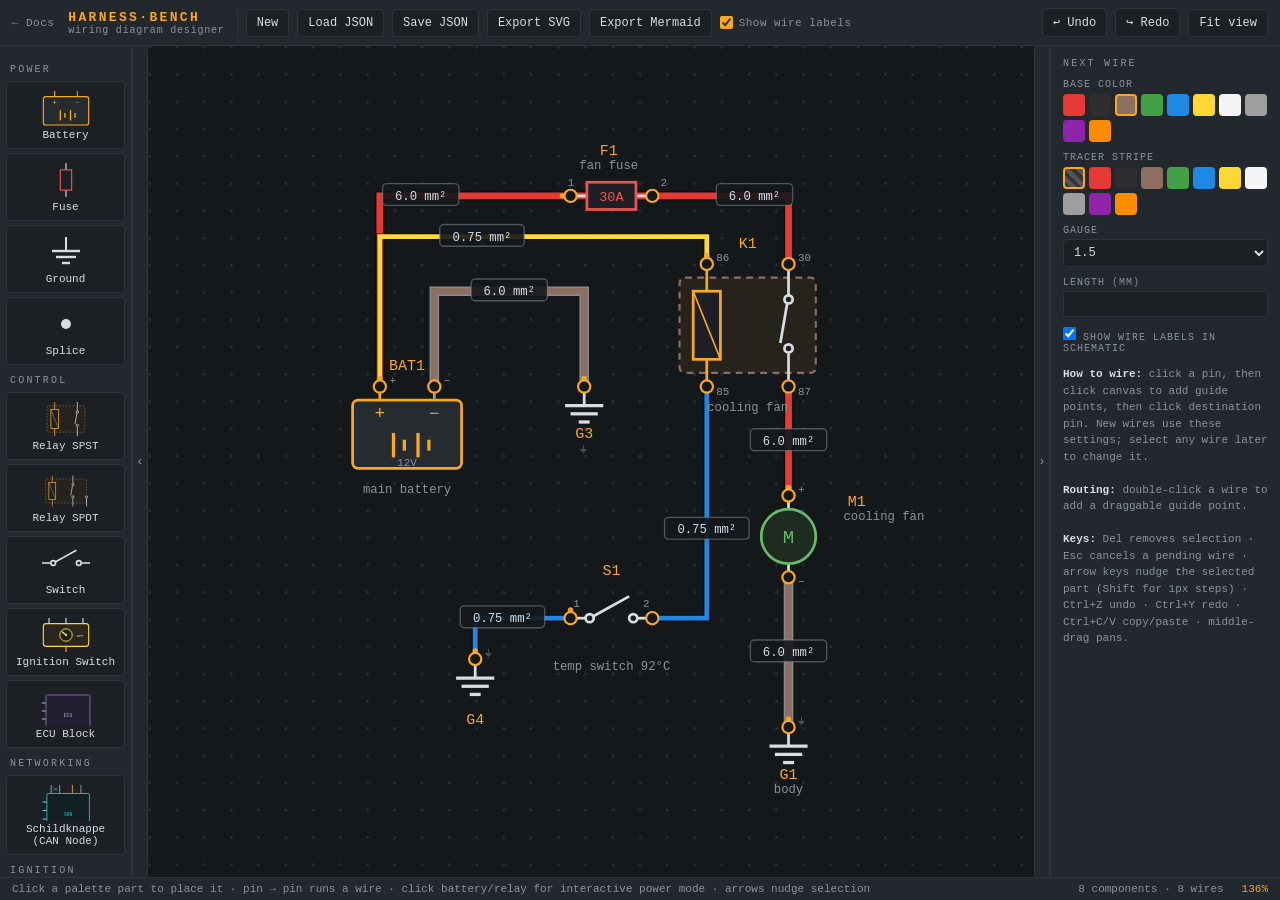
<file: docs/tools/diagram-editor/index.html>
<!DOCTYPE html>
<html lang="en">
<head>
<meta charset="UTF-8">
<meta name="viewport" content="width=device-width, initial-scale=1.0">
<title>Harness Bench — automotive wiring diagram designer</title>
<link rel="stylesheet" href="assets/css/harness-bench.css">
</head>
<body>

<div id="toolbar">
  <a class="back-link" href="../index.html" title="Back to the Hüpftronik documentation">← Docs</a>
  <div class="brand">HARNESS·BENCH<small>wiring diagram designer</small></div>
  <button id="btnNew" class="danger">New</button>
  <button id="btnLoad">Load JSON</button>
  <button id="btnSave">Save JSON</button>
  <button id="btnSvg">Export SVG</button>
  <button id="btnMermaid">Export Mermaid</button>
  <label class="toolbar-check"><input type="checkbox" id="chkWireLabels" checked> Show wire labels</label>
  <div class="spacer"></div>
  <button id="btnUndo" title="Undo (Ctrl+Z)">↩ Undo</button>
  <button id="btnRedo" title="Redo (Ctrl+Y)">↪ Redo</button>
  <button id="btnFit">Fit view</button>
  <input type="file" id="fileIn" accept=".json,application/json" hidden>
</div>

<div id="main">
  <nav id="palette" aria-label="Component palette"></nav>
  <button id="paletteHandle" class="panel-handle" aria-label="Toggle parts panel" aria-expanded="true" title="Hide parts panel">‹</button>
  <div id="canvasWrap">
    <svg id="canvas" xmlns="http://www.w3.org/2000/svg">
      <defs>
        <pattern id="grid" width="20" height="20" patternUnits="userSpaceOnUse">
          <circle cx="1" cy="1" r="1" fill="#2b3138"/>
        </pattern>
      </defs>
      <rect id="bg" x="-5000" y="-5000" width="10000" height="10000" fill="url(#grid)"/>
      <g id="wiresLayer"></g>
      <g id="compsLayer"></g>
      <g id="handleLayer"></g>
      <g id="tempLayer"></g>
    </svg>
  </div>
  <button id="propsHandle" class="panel-handle" aria-label="Toggle properties panel" aria-expanded="true" title="Hide properties panel">›</button>
  <aside id="props" aria-label="Properties"></aside>
</div>

<div id="status">
  <span id="stHint">Click a palette part to place it · click pin → pin to run a wire · drag body to move · wheel or pinch zooms, drag background pans</span>
  <span class="spacer"></span>
  <span id="stCounts"></span>
  <span id="stZoom" class="amber"></span>
</div>

<div id="modal" role="dialog" aria-modal="true">
  <div class="box">
    <h3 id="modalTitle">Export</h3>
    <textarea id="modalText" spellcheck="false"></textarea>
    <div class="row">
      <button id="btnCopy">Copy to clipboard</button>
      <button id="btnDlTxt">Download file</button>
      <span class="spacer"></span>
      <button id="btnClose">Close</button>
    </div>
  </div>
</div>

<script type="module" src="assets/js/main.js"></script>
</body>
</html>
</file>
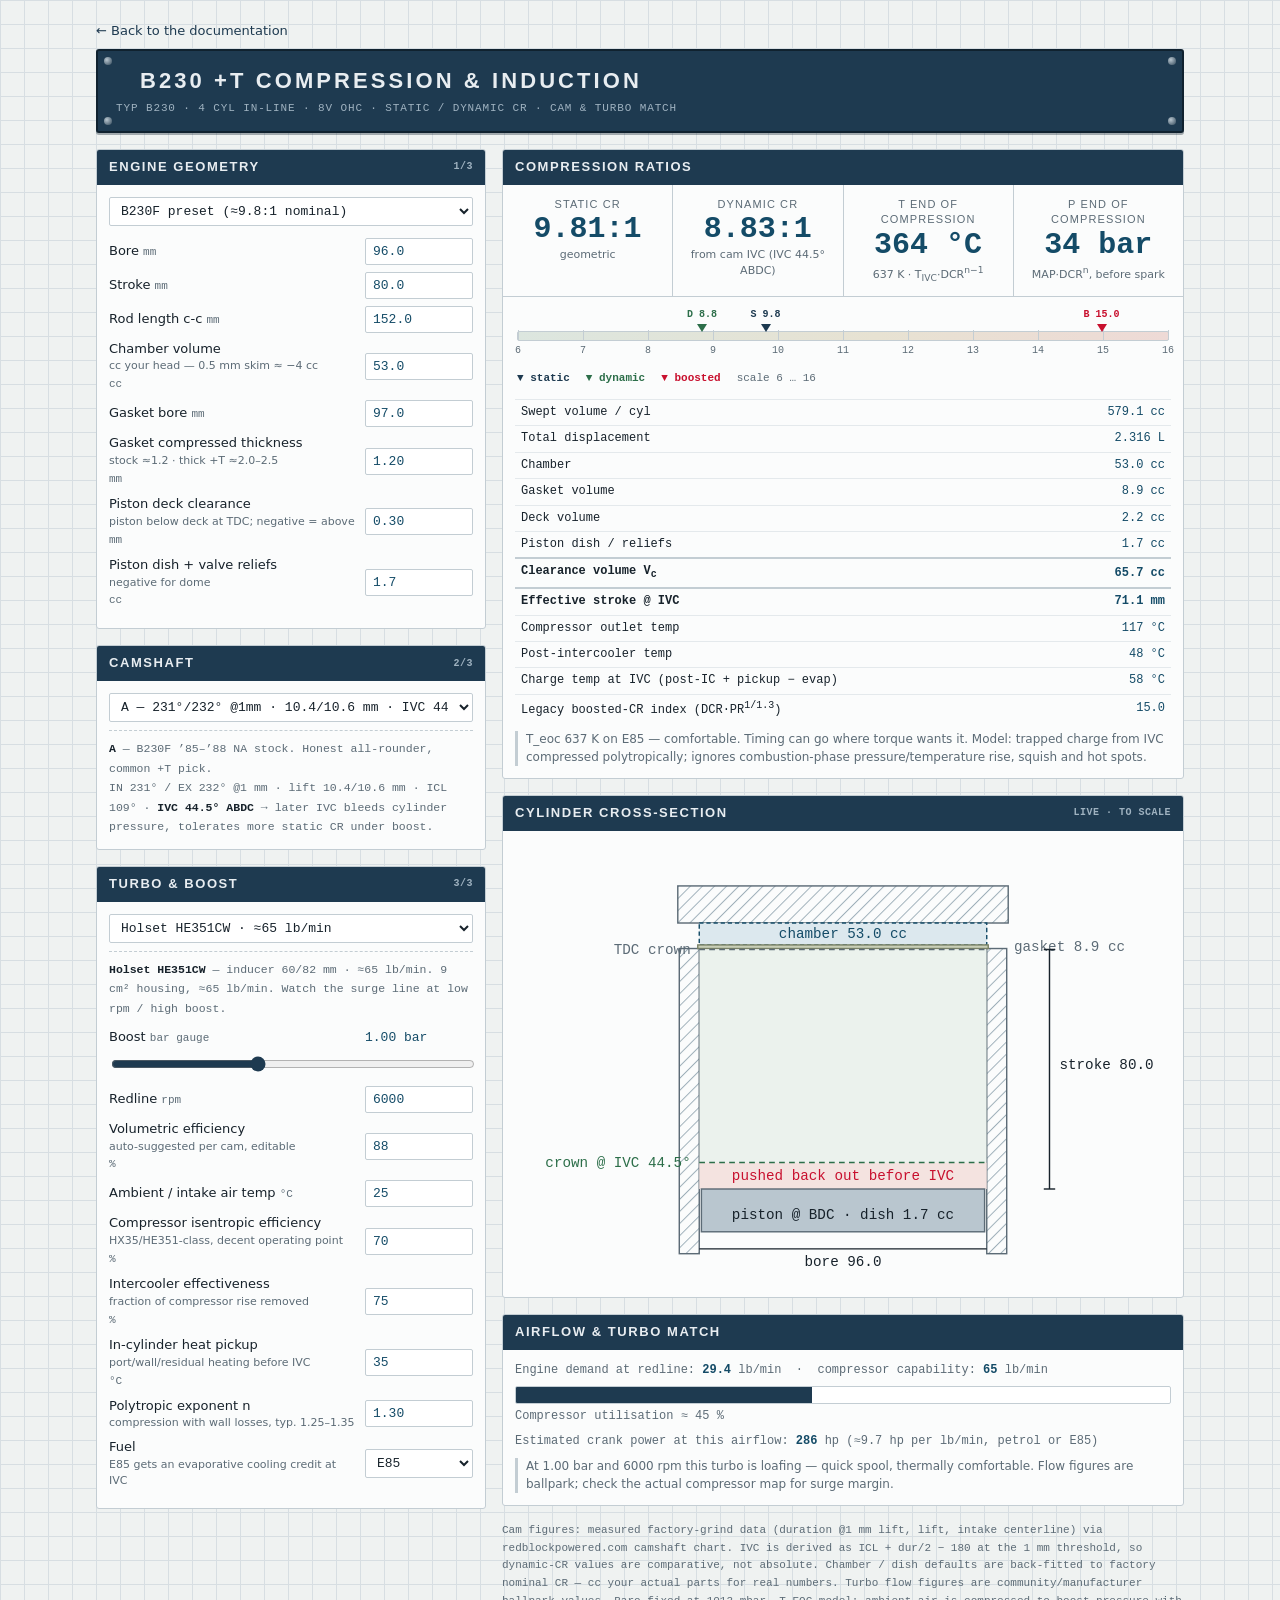
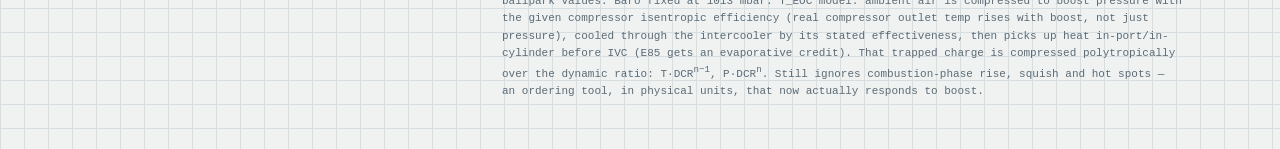
<file: docs/tools/b230_compression_calc.html>
<!DOCTYPE html>
<html lang="en">
<head>
<meta charset="UTF-8">
<meta name="viewport" content="width=device-width, initial-scale=1.0">
<title>B230 +T Compression &amp; Induction Calculator</title>
<style>
  :root{
    --paper:#EFF2F1;
    --panel:#FBFCFC;
    --gridline:#D7DEE2;
    --ink:#17222B;
    --muted:#5C6B76;
    --plate:#1E3A50;
    --plate-ink:#E8EDF1;
    --val:#144B67;
    --red:#C8102E;
    --ok:#2C6E49;
    --line:#C3CDD3;
    --mono:ui-monospace,"Cascadia Mono",Consolas,Menlo,monospace;
    --cond:"Arial Narrow","Helvetica Neue Condensed","Roboto Condensed",Arial,sans-serif;
  }
  *{box-sizing:border-box}
  body{
    margin:0; background:var(--paper); color:var(--ink);
    font:14px/1.45 system-ui,Segoe UI,Arial,sans-serif;
    background-image:
      linear-gradient(var(--gridline) 1px, transparent 1px),
      linear-gradient(90deg, var(--gridline) 1px, transparent 1px);
    background-size:24px 24px;
  }
  .wrap{max-width:1120px;margin:0 auto;padding:20px 16px 48px}

  /* ---- data plate header ---- */
  .back-link{display:inline-block;margin:0 0 8px;color:var(--plate);font-size:13px;text-decoration:none}
  .back-link:hover{text-decoration:underline}
  .plate{
    background:var(--plate); color:var(--plate-ink);
    border:2px solid #10222F; border-radius:3px;
    padding:14px 18px; position:relative;
    display:flex; flex-wrap:wrap; gap:4px 24px; align-items:baseline;
    box-shadow:0 2px 0 rgba(16,34,47,.35);
  }
  .plate::before,.plate::after,
  .plate .rvt::before,.plate .rvt::after{
    content:""; position:absolute; width:8px; height:8px; border-radius:50%;
    background:radial-gradient(circle at 35% 35%, #B9C6CF, #5A6E7D 70%);
  }
  .plate::before{top:6px;left:6px}
  .plate::after{top:6px;right:6px}
  .plate .rvt::before{bottom:6px;left:6px}
  .plate .rvt::after{bottom:6px;right:6px}
  .plate h1{
    font-family:var(--cond); font-size:22px; font-weight:700; margin:0;
    text-transform:uppercase; letter-spacing:.14em;
  }
  .plate .sub{
    font-family:var(--mono); font-size:11px; letter-spacing:.08em;
    color:#9FB2C0; text-transform:uppercase;
  }

  .cols{display:grid; grid-template-columns:390px 1fr; gap:16px; margin-top:16px}
  @media(max-width:920px){ .cols{grid-template-columns:1fr} }

  /* ---- cards ---- */
  .card{
    background:var(--panel); border:1px solid var(--line); border-radius:3px;
    margin-bottom:16px; overflow:hidden;
  }
  .card h2{
    margin:0; padding:8px 12px; background:var(--plate); color:var(--plate-ink);
    font-family:var(--cond); font-size:13px; font-weight:700;
    text-transform:uppercase; letter-spacing:.12em;
    display:flex; justify-content:space-between; align-items:center;
  }
  .card h2 .tag{font-family:var(--mono); font-size:10px; color:#9FB2C0; letter-spacing:.05em}
  .card .body{padding:12px}

  /* ---- inputs ---- */
  .frow{display:grid; grid-template-columns:1fr 108px; gap:6px 10px; align-items:center; margin-bottom:7px}
  .frow label{color:var(--ink); font-size:13px}
  .frow label small{display:block;color:var(--muted);font-size:11px}
  input[type=number], select{
    font-family:var(--mono); font-size:13px; color:var(--val);
    padding:5px 7px; border:1px solid var(--line); border-radius:2px;
    background:#fff; width:100%;
  }
  input[type=number]:focus, select:focus, input[type=range]:focus{
    outline:2px solid var(--val); outline-offset:1px;
  }
  select{color:var(--ink)}
  .presetrow{display:flex; gap:8px; margin-bottom:12px}
  .presetrow select{flex:1}
  .unit{color:var(--muted); font-size:11px; font-family:var(--mono)}

  input[type=range]{width:100%; accent-color:var(--plate)}
  .rangeout{font-family:var(--mono); color:var(--val); font-size:13px; white-space:nowrap}

  /* ---- results ---- */
  .bigrow{display:grid; grid-template-columns:repeat(auto-fit,minmax(150px,1fr)); gap:1px; background:var(--line); border-bottom:1px solid var(--line)}
  .big{background:var(--panel); padding:12px 14px; text-align:center}
  .big .lbl{font-family:var(--cond); text-transform:uppercase; letter-spacing:.1em; font-size:11px; color:var(--muted)}
  .big .num{font-family:var(--mono); font-size:30px; font-weight:600; color:var(--val); line-height:1.15}
  .big .num.warn{color:var(--red)}
  .big .note{font-size:11px; color:var(--muted)}

  /* CR scale rail */
  .rail{position:relative; margin:34px 14px 30px; height:10px; background:linear-gradient(90deg,#DCE6DF, #E7E2D2 55%, #EEDAD6); border:1px solid var(--line); border-radius:2px}
  .rail .tick{position:absolute; top:12px; font-family:var(--mono); font-size:10px; color:var(--muted); transform:translateX(-50%)}
  .rail .tick::before{content:""; position:absolute; top:-14px; left:50%; width:1px; height:10px; background:var(--line)}
  .rail .mk{position:absolute; top:-24px; transform:translateX(-50%); text-align:center; font-family:var(--mono); font-size:10px; font-weight:700}
  .rail .mk::after{content:""; display:block; margin:1px auto 0; width:0; height:0; border-left:5px solid transparent; border-right:5px solid transparent; border-top:8px solid currentColor}
  .mk.scr{color:var(--plate)} .mk.dcr{color:var(--ok)} .mk.ecr{color:var(--red)}
  .raillegend{display:flex; gap:16px; padding:0 14px 12px; font-family:var(--mono); font-size:11px; color:var(--muted); flex-wrap:wrap}
  .raillegend b{font-weight:700}
  .lg-scr{color:var(--plate)} .lg-dcr{color:var(--ok)} .lg-ecr{color:var(--red)}

  /* volume table */
  table.vol{width:100%; border-collapse:collapse; font-family:var(--mono); font-size:12px}
  table.vol td{padding:4px 6px; border-top:1px solid #E4E9EC}
  table.vol td:last-child{text-align:right; color:var(--val)}
  table.vol tr.total td{border-top:2px solid var(--line); font-weight:700}

  /* cam spec strip */
  .camspec{font-family:var(--mono); font-size:11.5px; color:var(--muted); margin-top:8px; border-top:1px dashed var(--line); padding-top:8px; line-height:1.7}
  .camspec b{color:var(--ink)}

  /* airflow bar */
  .flowbar{height:18px; border:1px solid var(--line); border-radius:2px; background:#fff; position:relative; overflow:hidden; margin:6px 0 4px}
  .flowbar .fill{height:100%; background:var(--plate); transition:width .25s}
  .flowbar.over .fill{background:var(--red)}
  .flowtxt{font-family:var(--mono); font-size:12px; color:var(--muted)}
  .flowtxt b{color:var(--val)}
  .hint{font-size:12px; color:var(--muted); margin-top:8px; border-left:3px solid var(--line); padding-left:8px}
  .hint.warn{border-color:var(--red); color:var(--red)}

  svg text{font-family:var(--mono)}
  footer{margin-top:8px; font-size:11px; color:var(--muted); font-family:var(--mono); line-height:1.6}
  @media (prefers-reduced-motion: reduce){ *{transition:none !important} }
</style>
</head>
<body>
<div class="wrap">

  <a class="back-link" href="index.html">← Back to the documentation</a>

  <header class="plate"><span class="rvt"></span>
    <h1>B230 +T Compression &amp; Induction</h1>
    <span class="sub">Typ B230 · 4 cyl in-line · 8V OHC · static / dynamic CR · cam &amp; turbo match</span>
  </header>

  <div class="cols">
    <!-- ================= LEFT: INPUTS ================= -->
    <div>
      <section class="card">
        <h2>Engine geometry <span class="tag">1/3</span></h2>
        <div class="body">
          <div class="presetrow">
            <select id="preset" aria-label="Engine preset">
              <option value="b230f">B230F preset (≈9.8:1 nominal)</option>
              <option value="b230ft">B230FT preset (≈8.7:1 nominal)</option>
              <option value="custom">Custom (edited)</option>
            </select>
          </div>
          <div class="frow"><label>Bore <span class="unit">mm</span></label><input type="number" id="bore" step="0.1" value="96.0"></div>
          <div class="frow"><label>Stroke <span class="unit">mm</span></label><input type="number" id="stroke" step="0.1" value="80.0"></div>
          <div class="frow"><label>Rod length c-c <span class="unit">mm</span></label><input type="number" id="rod" step="0.1" value="152.0"></div>
          <div class="frow"><label>Chamber volume <small>cc your head — 0.5 mm skim ≈ −4 cc</small><span class="unit">cc</span></label><input type="number" id="chamber" step="0.1" value="53.0"></div>
          <div class="frow"><label>Gasket bore <span class="unit">mm</span></label><input type="number" id="gbore" step="0.1" value="97.0"></div>
          <div class="frow"><label>Gasket compressed thickness <small>stock ≈1.2 · thick +T ≈2.0–2.5</small><span class="unit">mm</span></label><input type="number" id="gthk" step="0.05" value="1.20"></div>
          <div class="frow"><label>Piston deck clearance <small>piston below deck at TDC; negative = above</small><span class="unit">mm</span></label><input type="number" id="deck" step="0.05" value="0.30"></div>
          <div class="frow"><label>Piston dish + valve reliefs <small>negative for dome</small><span class="unit">cc</span></label><input type="number" id="dish" step="0.1" value="1.7"></div>
        </div>
      </section>

      <section class="card">
        <h2>Camshaft <span class="tag">2/3</span></h2>
        <div class="body">
          <select id="cam" aria-label="OEM camshaft"></select>
          <div class="camspec" id="camspec"></div>
        </div>
      </section>

      <section class="card">
        <h2>Turbo &amp; boost <span class="tag">3/3</span></h2>
        <div class="body">
          <select id="turbo" aria-label="Turbocharger"></select>
          <div class="camspec" id="turbospec"></div>
          <div class="frow" style="margin-top:10px">
            <label>Boost <span class="unit">bar gauge</span></label>
            <span class="rangeout"><span id="boostout">1.00</span> bar</span>
          </div>
          <input type="range" id="boost" min="0" max="2.5" step="0.05" value="1.0" aria-label="Boost pressure">
          <div class="frow" style="margin-top:8px"><label>Redline <span class="unit">rpm</span></label><input type="number" id="rpm" step="100" value="6000"></div>
          <div class="frow"><label>Volumetric efficiency <small>auto-suggested per cam, editable</small><span class="unit">%</span></label><input type="number" id="ve" step="1" value="88"></div>
          <div class="frow"><label>Ambient / intake air temp <span class="unit">°C</span></label><input type="number" id="ambient" step="1" value="25"></div>
          <div class="frow"><label>Compressor isentropic efficiency <small>HX35/HE351-class, decent operating point</small><span class="unit">%</span></label><input type="number" id="etac" step="1" value="70"></div>
          <div class="frow"><label>Intercooler effectiveness <small>fraction of compressor rise removed</small><span class="unit">%</span></label><input type="number" id="iceff" step="1" value="75"></div>
          <div class="frow"><label>In-cylinder heat pickup <small>port/wall/residual heating before IVC</small><span class="unit">°C</span></label><input type="number" id="dth" step="1" value="35"></div>
          <div class="frow"><label>Polytropic exponent n <small>compression with wall losses, typ. 1.25–1.35</small></label><input type="number" id="poly" step="0.01" value="1.30"></div>
          <div class="frow"><label>Fuel <small>E85 gets an evaporative cooling credit at IVC</small></label>
            <select id="fuel"><option value="e85">E85</option><option value="98">98 RON</option><option value="95">95 RON</option></select>
          </div>
        </div>
      </section>
    </div>

    <!-- ================= RIGHT: RESULTS ================= -->
    <div>
      <section class="card">
        <h2>Compression ratios</h2>
        <div class="bigrow">
          <div class="big"><div class="lbl">Static CR</div><div class="num" id="scr">–</div><div class="note">geometric</div></div>
          <div class="big"><div class="lbl">Dynamic CR</div><div class="num" id="dcr">–</div><div class="note">from cam IVC <span id="ivcnote"></span></div></div>
          <div class="big"><div class="lbl">T end of compression</div><div class="num" id="teoc">–</div><div class="note" id="teocnote">T<sub>IVC</sub>·DCR<sup>n−1</sup></div></div>
          <div class="big"><div class="lbl">P end of compression</div><div class="num" id="peoc">–</div><div class="note">MAP·DCR<sup>n</sup>, before spark</div></div>
        </div>
        <div class="rail" id="rail" aria-hidden="true"></div>
        <div class="raillegend">
          <span class="lg-scr"><b>▼ static</b></span>
          <span class="lg-dcr"><b>▼ dynamic</b></span>
          <span class="lg-ecr"><b>▼ boosted</b></span>
          <span>scale 6 … 16</span>
        </div>
        <div class="body" style="padding-top:0">
          <table class="vol" id="voltab"></table>
          <div class="hint" id="crhint"></div>
        </div>
      </section>

      <section class="card">
        <h2>Cylinder cross-section <span class="tag">live · to scale</span></h2>
        <div class="body" style="text-align:center">
          <svg id="cyl" width="100%" viewBox="0 0 460 320" role="img" aria-label="Schematic cylinder cross-section"></svg>
        </div>
      </section>

      <section class="card">
        <h2>Airflow &amp; turbo match</h2>
        <div class="body">
          <div class="flowtxt">Engine demand at redline: <b id="demand">–</b> lb/min &nbsp;·&nbsp; compressor capability: <b id="cap">–</b> lb/min</div>
          <div class="flowbar" id="flowbar"><div class="fill" id="flowfill"></div></div>
          <div class="flowtxt" id="flowpct"></div>
          <div class="flowtxt" style="margin-top:8px">Estimated crank power at this airflow: <b id="hp">–</b> hp <span style="color:var(--muted)">(≈9.7 hp per lb/min, petrol or E85)</span></div>
          <div class="hint" id="turbohint"></div>
        </div>
      </section>

      <footer>
        Cam figures: measured factory-grind data (duration @1 mm lift, lift, intake centerline) via redblockpowered.com camshaft chart.
        IVC is derived as ICL + dur/2 − 180 at the 1 mm threshold, so dynamic-CR values are comparative, not absolute.
        Chamber / dish defaults are back-fitted to factory nominal CR — cc your actual parts for real numbers.
        Turbo flow figures are community/manufacturer ballpark values. Baro fixed at 1013 mbar.
        T_EOC model: ambient air is compressed to boost pressure with the given compressor isentropic efficiency (real compressor
        outlet temp rises with boost, not just pressure), cooled through the intercooler by its stated effectiveness, then picks up
        heat in-port/in-cylinder before IVC (E85 gets an evaporative credit). That trapped charge is compressed polytropically over
        the dynamic ratio: T·DCR<sup>n−1</sup>, P·DCR<sup>n</sup>. Still ignores combustion-phase rise, squish and hot spots — an
        ordering tool, in physical units, that now actually responds to boost.
      </footer>
    </div>
  </div>
</div>

<script>
"use strict";

/* ------------ data ------------ */
const CAMS = {
  A:  {di:231, de:232, li:10.4, le:10.6, icl:109,   ve:88, desc:"B230F ’85–’88 NA stock. Honest all-rounder, common +T pick."},
  B:  {di:235, de:239, li:10.5, le:10.6, icl:109,   ve:88, desc:"Older B21E/B23E injection NA grind."},
  D:  {di:246, de:245, li:11.2, le:11.0, icl:108,   ve:92, desc:"Hot factory NA grind. Lumpy idle, likes revs and compression."},
  H:  {di:250, de:244, li:12.0, le:11.4, icl:106,   ve:92, desc:"Carb-era sport grind. Longest intake duration of the OEM set."},
  K:  {di:246, de:246, li:12.1, le:12.0, icl:113,   ve:92, desc:"Hot NA grind, highest lift of the OEM cams. Late IVC."},
  M:  {di:209, de:228, li:9.4,  le:10.5, icl:116,   ve:82, desc:"B230F ’89+ economy/emissions grind. The one people swap out."},
  T:  {di:218, de:215, li:10.0, le:10.0, icl:109.5, ve:85, desc:"Factory turbo cam (B21FT/B230FT/FK). Short, symmetric, early IVC."},
  V:  {di:236, de:237, li:11.2, le:11.3, icl:111,   ve:90, desc:"B23ET / 240 Turbo era. Mild step up from A."},
  VX: {di:238, de:231, li:11.3, le:10.6, icl:115,   ve:90, desc:"B230FX ’92–’93. Big intake bias; the classic OEM +T upgrade."}
};

const TURBOS = {
  t3:   {name:"Garrett T3 (stock 240/740 Turbo)",  ind:"≈45",  flow:23, note:"Stock wastegated unit. Runs out of breath early but spools instantly."},
  tc13: {name:"Mitsubishi TD04HL-13C (940 Turbo)", ind:"—",    flow:20, note:"Stock 940 unit. Quick spool, done by ≈200 hp."},
  tc15: {name:"Mitsubishi TD04HL-15G",             ind:"—",    flow:26, note:"Popular cheap upgrade, Saab/Volvo sourced."},
  tc16: {name:"Mitsubishi TD04HL-16T",             ind:"—",    flow:29, note:"Good street compromise on a +T."},
  tc19: {name:"Mitsubishi TD04HL-19T",             ind:"—",    flow:34, note:"About the limit of the TD04 frame."},
  he341:{name:"Holset HE341CW",                    ind:"≈50",  flow:50, note:"Smaller Holset, strong spool for its flow."},
  hy35: {name:"Holset HY35W",                      ind:"54",   flow:52, note:"9 cm² undivided housing — fast spool."},
  hx35: {name:"Holset HX35W",                      ind:"54",   flow:55, note:"12 cm² divided T3 flange. The classic budget 400 hp unit."},
  he351:{name:"Holset HE351CW",                    ind:"60/82",flow:65, note:"9 cm² housing, ≈65 lb/min. Watch the surge line at low rpm / high boost."}
};

const BARO = 101.325; // kPa
const $ = id => document.getElementById(id);
const GEO = ["bore","stroke","rod","chamber","gbore","gthk","deck","dish"];

const PRESETS = {
  b230f:  {bore:96.0, stroke:80.0, rod:152.0, chamber:53.0, gbore:97.0, gthk:1.20, deck:0.30, dish:1.7},
  b230ft: {bore:96.0, stroke:80.0, rod:152.0, chamber:53.0, gbore:97.0, gthk:1.20, deck:0.30, dish:11.2}
};

/* ------------ populate selects ------------ */
(function(){
  const cs = $("cam");
  for (const k of Object.keys(CAMS)){
    const c = CAMS[k], ivc = (c.icl + c.di/2 - 180).toFixed(1);
    const o = document.createElement("option");
    o.value = k;
    o.textContent = `${k} — ${c.di}°/${c.de}° @1mm · ${c.li}/${c.le} mm · IVC ${ivc}° ABDC`;
    cs.appendChild(o);
  }
  cs.value = "A";
  const ts = $("turbo");
  for (const k of Object.keys(TURBOS)){
    const t = TURBOS[k];
    const o = document.createElement("option");
    o.value = k;
    o.textContent = `${t.name} · ≈${t.flow} lb/min`;
    ts.appendChild(o);
  }
  ts.value = "he351";
})();

/* ------------ math ------------ */
const cylArea = b => Math.PI/4 * b*b;                      // mm²
const cc = mm3 => mm3/1000;

function pistonDistFromTDC(thetaDeg, r, L){
  const t = thetaDeg * Math.PI/180;
  return (r + L) - (r*Math.cos(t) + Math.sqrt(L*L - Math.pow(r*Math.sin(t),2)));
}

function readGeo(){
  const g = {};
  for (const k of GEO) g[k] = parseFloat($(k).value) || 0;
  return g;
}

function compute(){
  const g = readGeo();
  const cam = CAMS[$("cam").value];
  const turbo = TURBOS[$("turbo").value];
  const boost = parseFloat($("boost").value);
  const rpm = parseFloat($("rpm").value) || 0;
  const ve = (parseFloat($("ve").value) || 0)/100;

  const Vd = cc(cylArea(g.bore) * g.stroke);               // cc per cyl
  const Vgask = cc(cylArea(g.gbore) * g.gthk);
  const Vdeck = cc(cylArea(g.bore) * g.deck);
  const Vc = g.chamber + Vgask + Vdeck + g.dish;
  const scr = Vd/Vc + 1;

  const ivc = cam.icl + cam.di/2 - 180;                    // ° ABDC @1mm
  const effStroke = pistonDistFromTDC(180 + ivc, g.stroke/2, g.rod);
  const dcr = (Vd * effStroke/g.stroke)/Vc + 1;

  const pr = (BARO + boost*100)/BARO;

  // compressor discharge & post-intercooler temperature — this is what actually responds to boost
  const k = 1.4;
  const ambientC = parseFloat($("ambient").value) || 0;
  const etaC = (parseFloat($("etac").value) || 100)/100;
  const icEff = (parseFloat($("iceff").value) || 0)/100;
  const T1 = ambientC + 273.15;
  const T2s = T1 * Math.pow(pr, (k-1)/k);
  const T2actual = T1 + (T2s - T1)/etaC;             // real compressor outlet temp
  const TicK = T2actual - icEff * (T2actual - T1);   // post-intercooler, coolant ≈ ambient

  // end-of-compression state (trapped charge from IVC, polytropic)
  const n = parseFloat($("poly").value) || 1.30;
  const dth = parseFloat($("dth").value) || 0;
  const fuel = $("fuel").value;
  const evap = fuel === "e85" ? 25 : 0;                    // °C evaporative credit
  const tivcK = TicK + dth - evap;
  const teocK = tivcK * Math.pow(dcr, n - 1);
  const peocBar = (BARO + boost*100)/100 * Math.pow(dcr, n);
  const ecr = dcr * Math.pow(pr, 1/1.3);            // legacy index, kept for the table row

  // airflow demand at redline (density at manifold = post-intercooler state)
  const rho = (BARO + boost*100)*1000 / (287 * TicK);       // kg/m³
  const volFlow = (4*Vd/1e6) * rpm/2;                       // m³/min
  const lbmin = volFlow * rho * ve * 2.20462;
  const hp = lbmin * 9.7;

  return {g, Vd, Vgask, Vdeck, Vc, scr, ivc, effStroke, dcr, pr, ecr, boost, lbmin, hp, cam, turbo, rpm,
          n, fuel, tivcK, teocK, peocBar, T2actual, TicK};
}

/* ------------ render ------------ */
function fmt(x,d=2){ return isFinite(x) ? x.toFixed(d) : "–"; }

function railMarkers(r){
  const rail = $("rail");
  rail.innerHTML = "";
  const lo = 6, hi = 16;
  for (let t = lo; t <= hi; t++){
    const tick = document.createElement("span");
    tick.className = "tick";
    tick.style.left = ((t-lo)/(hi-lo)*100) + "%";
    tick.textContent = t;
    rail.appendChild(tick);
  }
  const mks = [ [r.scr,"scr","S"], [r.dcr,"dcr","D"], [r.ecr,"ecr","B"] ];
  for (const [v,cls,lab] of mks){
    if (!isFinite(v)) continue;
    const m = document.createElement("span");
    m.className = "mk " + cls;
    m.style.left = (Math.min(Math.max(v,lo),hi)-lo)/(hi-lo)*100 + "%";
    m.textContent = lab + " " + v.toFixed(1);
    rail.appendChild(m);
  }
}

function drawCyl(r){
  const s = 2.1;                                  // px per mm
  const g = r.g;
  const cx = 230;
  const bw = g.bore * s, gw = g.gbore * s;
  const wall = 14;
  const deckY = 74;
  const strokePx = g.stroke * s;
  const gaskPx = Math.max(g.gthk * s, 1.5);
  const deckClrPx = g.deck * s;
  const tdcCrownY = deckY + deckClrPx;
  const bdcCrownY = tdcCrownY + strokePx;
  const effY = tdcCrownY + r.effStroke * s;       // piston crown at IVC
  const chH = Math.max(r.g.chamber*1000 / cylArea(g.bore) * s, 4); // equivalent slab height
  const dishH = Math.max(g.dish*1000 / cylArea(g.bore) * s, 0);

  const L = [];
  L.push(`<defs><pattern id="hatch" width="6" height="6" patternUnits="userSpaceOnUse" patternTransform="rotate(45)"><line x1="0" y1="0" x2="0" y2="6" stroke="#9FB0BA" stroke-width="1.4"/></pattern></defs>`);
  // block walls
  L.push(`<rect x="${cx-bw/2-wall}" y="${deckY}" width="${wall}" height="${strokePx+46}" fill="url(#hatch)" stroke="#5C6B76"/>`);
  L.push(`<rect x="${cx+bw/2}" y="${deckY}" width="${wall}" height="${strokePx+46}" fill="url(#hatch)" stroke="#5C6B76"/>`);
  // head + chamber slab
  L.push(`<rect x="${cx-gw/2-wall}" y="${deckY-gaskPx-chH-26}" width="${gw+2*wall}" height="26" fill="url(#hatch)" stroke="#5C6B76"/>`);
  L.push(`<rect x="${cx-bw/2}" y="${deckY-gaskPx-chH}" width="${bw}" height="${chH}" fill="#DCE8EE" stroke="#144B67" stroke-dasharray="3 2"/>`);
  L.push(`<text x="${cx}" y="${deckY-gaskPx-chH/2+3}" font-size="10" fill="#144B67" text-anchor="middle">chamber ${fmt(g.chamber,1)} cc</text>`);
  // gasket
  L.push(`<rect x="${cx-gw/2}" y="${deckY-gaskPx}" width="${gw}" height="${gaskPx}" fill="#C9CFB8" stroke="#7A8266"/>`);
  L.push(`<text x="${cx+gw/2+18}" y="${deckY-gaskPx/2+3}" font-size="10" fill="#5C6B76">gasket ${fmt(r.Vgask,1)} cc</text>`);
  // swept volume shading between eff stroke and BDC (lost to IVC)
  if (r.effStroke < g.stroke - 0.05){
    L.push(`<rect x="${cx-bw/2}" y="${effY}" width="${bw}" height="${bdcCrownY-effY}" fill="#F4E3E0"/>`);
    L.push(`<text x="${cx}" y="${(effY+bdcCrownY)/2+3}" font-size="10" fill="#C8102E" text-anchor="middle">pushed back out before IVC</text>`);
  }
  // effective swept
  L.push(`<rect x="${cx-bw/2}" y="${tdcCrownY}" width="${bw}" height="${effY-tdcCrownY}" fill="#E4EEE7" opacity="0.7"/>`);
  // piston at BDC
  const ph = 30;
  L.push(`<rect x="${cx-bw/2+1.5}" y="${bdcCrownY}" width="${bw-3}" height="${ph}" fill="#B9C6CF" stroke="#5C6B76"/>`);
  if (dishH > 0.5) L.push(`<path d="M ${cx-bw/4} ${bdcCrownY} q ${bw/4} ${dishH*2.2} ${bw/2} 0" fill="#FBFCFC" stroke="#5C6B76"/>`);
  L.push(`<text x="${cx}" y="${bdcCrownY+ph-9}" font-size="10" fill="#17222B" text-anchor="middle">piston @ BDC · dish ${fmt(g.dish,1)} cc</text>`);
  // TDC ghost
  L.push(`<line x1="${cx-bw/2}" y1="${tdcCrownY}" x2="${cx+bw/2}" y2="${tdcCrownY}" stroke="#5C6B76" stroke-dasharray="4 3"/>`);
  L.push(`<text x="${cx-bw/2-6}" y="${tdcCrownY+3}" font-size="10" fill="#5C6B76" text-anchor="end">TDC crown</text>`);
  // IVC line
  L.push(`<line x1="${cx-bw/2}" y1="${effY}" x2="${cx+bw/2}" y2="${effY}" stroke="#2C6E49" stroke-dasharray="4 3"/>`);
  L.push(`<text x="${cx-bw/2-6}" y="${effY+3}" font-size="10" fill="#2C6E49" text-anchor="end">crown @ IVC ${fmt(r.ivc,1)}°</text>`);
  // dimension: stroke
  const dimX = cx + bw/2 + wall + 30;
  L.push(`<line x1="${dimX}" y1="${tdcCrownY}" x2="${dimX}" y2="${bdcCrownY}" stroke="#17222B"/>`);
  L.push(`<line x1="${dimX-4}" y1="${tdcCrownY}" x2="${dimX+4}" y2="${tdcCrownY}" stroke="#17222B"/>`);
  L.push(`<line x1="${dimX-4}" y1="${bdcCrownY}" x2="${dimX+4}" y2="${bdcCrownY}" stroke="#17222B"/>`);
  L.push(`<text x="${dimX+7}" y="${(tdcCrownY+bdcCrownY)/2}" font-size="10" fill="#17222B">stroke ${fmt(g.stroke,1)}</text>`);
  // dimension: bore
  L.push(`<line x1="${cx-bw/2}" y1="${bdcCrownY+ph+12}" x2="${cx+bw/2}" y2="${bdcCrownY+ph+12}" stroke="#17222B"/>`);
  L.push(`<text x="${cx}" y="${bdcCrownY+ph+24}" font-size="10" fill="#17222B" text-anchor="middle">bore ${fmt(g.bore,1)}</text>`);

  const svg = $("cyl");
  svg.setAttribute("viewBox", `0 0 460 ${bdcCrownY+ph+34}`);
  svg.innerHTML = L.join("");
}

function crGuidance(r){
  const el = $("crhint");
  const T = r.teocK, P = r.peocBar;
  // fuel-specific comfort bands for end-gas temperature at TDC (K)
  const bands = { "95":[610,650,690], "98":[635,675,710], "e85":[680,720,750] };
  const [ok, watch, hot] = bands[r.fuel];
  const fname = r.fuel === "e85" ? "E85" : r.fuel + " RON";
  let txt, warn = false;
  if (T < ok){
    txt = `T_eoc ${T.toFixed(0)} K on ${fname} — comfortable. Timing can go where torque wants it.`;
  } else if (T < watch){
    txt = `T_eoc ${T.toFixed(0)} K on ${fname} — workable, but this is where the knock limit starts setting your timing map.`;
  } else if (T < hot){
    txt = `T_eoc ${T.toFixed(0)} K on ${fname} — hot end gas. Expect significant timing retard at peak torque; better IC, later-IVC cam, or lower CR pays off here.`;
    warn = true;
  } else {
    txt = `T_eoc ${T.toFixed(0)} K on ${fname} — aggressive. Thicker gasket, deeper dish, later-IVC cam (VX/K) or colder charge before chasing this tune.`;
    warn = true;
  }
  if (P > 48) txt += ` P_eoc ${P.toFixed(0)} bar — end-gas density is high, which speeds knock chemistry at any given temperature.`;
  txt += " Model: trapped charge from IVC compressed polytropically; ignores combustion-phase pressure/temperature rise, squish and hot spots.";
  el.textContent = txt;
  el.className = "hint" + (warn ? " warn" : "");
}

function render(){
  const r = compute();
  $("scr").textContent = fmt(r.scr) + ":1";
  $("dcr").textContent = fmt(r.dcr) + ":1";
  $("teoc").textContent = (r.teocK - 273.15).toFixed(0) + " °C";
  $("teocnote").innerHTML = `${r.teocK.toFixed(0)} K · T<sub>IVC</sub>·DCR<sup>n−1</sup>`;
  const bands = { "95":690, "98":710, "e85":750 };
  $("teoc").className = "num" + (r.teocK >= bands[r.fuel] - 40 ? " warn" : "");
  $("peoc").textContent = fmt(r.peocBar,0) + " bar";
  $("ivcnote").textContent = `(IVC ${fmt(r.ivc,1)}° ABDC)`;

  $("voltab").innerHTML = `
    <tr><td>Swept volume / cyl</td><td>${fmt(r.Vd,1)} cc</td></tr>
    <tr><td>Total displacement</td><td>${fmt(4*r.Vd/1000,3)} L</td></tr>
    <tr><td>Chamber</td><td>${fmt(r.g.chamber,1)} cc</td></tr>
    <tr><td>Gasket volume</td><td>${fmt(r.Vgask,1)} cc</td></tr>
    <tr><td>Deck volume</td><td>${fmt(r.Vdeck,1)} cc</td></tr>
    <tr><td>Piston dish / reliefs</td><td>${fmt(r.g.dish,1)} cc</td></tr>
    <tr class="total"><td>Clearance volume V<sub>c</sub></td><td>${fmt(r.Vc,1)} cc</td></tr>
    <tr class="total"><td>Effective stroke @ IVC</td><td>${fmt(r.effStroke,1)} mm</td></tr>
    <tr><td>Compressor outlet temp</td><td>${(r.T2actual-273.15).toFixed(0)} °C</td></tr>
    <tr><td>Post-intercooler temp</td><td>${(r.TicK-273.15).toFixed(0)} °C</td></tr>
    <tr><td>Charge temp at IVC (post-IC + pickup − evap)</td><td>${(r.tivcK-273.15).toFixed(0)} °C</td></tr>
    <tr><td>Legacy boosted-CR index (DCR·PR<sup>1/1.3</sup>)</td><td>${fmt(r.ecr,1)}</td></tr>`;

  railMarkers(r);
  drawCyl(r);
  crGuidance(r);

  // cam spec strip
  const c = r.cam;
  $("camspec").innerHTML =
    `<b>${$("cam").value}</b> — ${c.desc}<br>` +
    `IN ${c.di}° / EX ${c.de}° @1 mm · lift ${c.li}/${c.le} mm · ICL ${c.icl}° · ` +
    `<b>IVC ${fmt(r.ivc,1)}° ABDC</b> → later IVC bleeds cylinder pressure, tolerates more static CR under boost.`;

  // turbo
  const t = r.turbo;
  $("turbospec").innerHTML = `<b>${t.name}</b> — inducer ${t.ind} mm · ≈${t.flow} lb/min. ${t.note}`;
  $("boostout").textContent = fmt(r.boost);
  $("demand").textContent = fmt(r.lbmin,1);
  $("cap").textContent = t.flow;
  $("hp").textContent = Math.round(r.hp);
  const pct = r.lbmin / t.flow * 100;
  $("flowfill").style.width = Math.min(pct,100) + "%";
  $("flowbar").className = "flowbar" + (pct > 100 ? " over" : "");
  $("flowpct").textContent = `Compressor utilisation ≈ ${fmt(pct,0)} %` + (pct > 100 ? " — beyond the map, boost will taper / temps climb" : pct < 40 ? " — lots of headroom (mind surge at low rpm with big boost)" : "");
  const th = $("turbohint");
  if (pct > 100){
    th.textContent = "This combo asks more airflow than the compressor delivers. Lower boost/redline expectations or step up a frame.";
    th.className = "hint warn";
  } else {
    th.textContent = `At ${fmt(r.boost)} bar and ${r.rpm} rpm this turbo is ${pct<60?"loafing — quick spool, thermally comfortable":"well matched"}. Flow figures are ballpark; check the actual compressor map for surge margin.`;
    th.className = "hint";
  }
}

/* ------------ wiring ------------ */
$("preset").addEventListener("change", e => {
  const p = PRESETS[e.target.value];
  if (p){ for (const k of GEO) $(k).value = p[k]; }
  render();
});
for (const k of GEO){
  $(k).addEventListener("input", () => { $("preset").value = "custom"; render(); });
}
$("cam").addEventListener("change", () => { $("ve").value = CAMS[$("cam").value].ve; render(); });
for (const id of ["turbo","boost","rpm","ve","ambient","etac","iceff","dth","poly","fuel"]) $(id).addEventListener("input", render);

render();
</script>
</body>
</html>
</file>
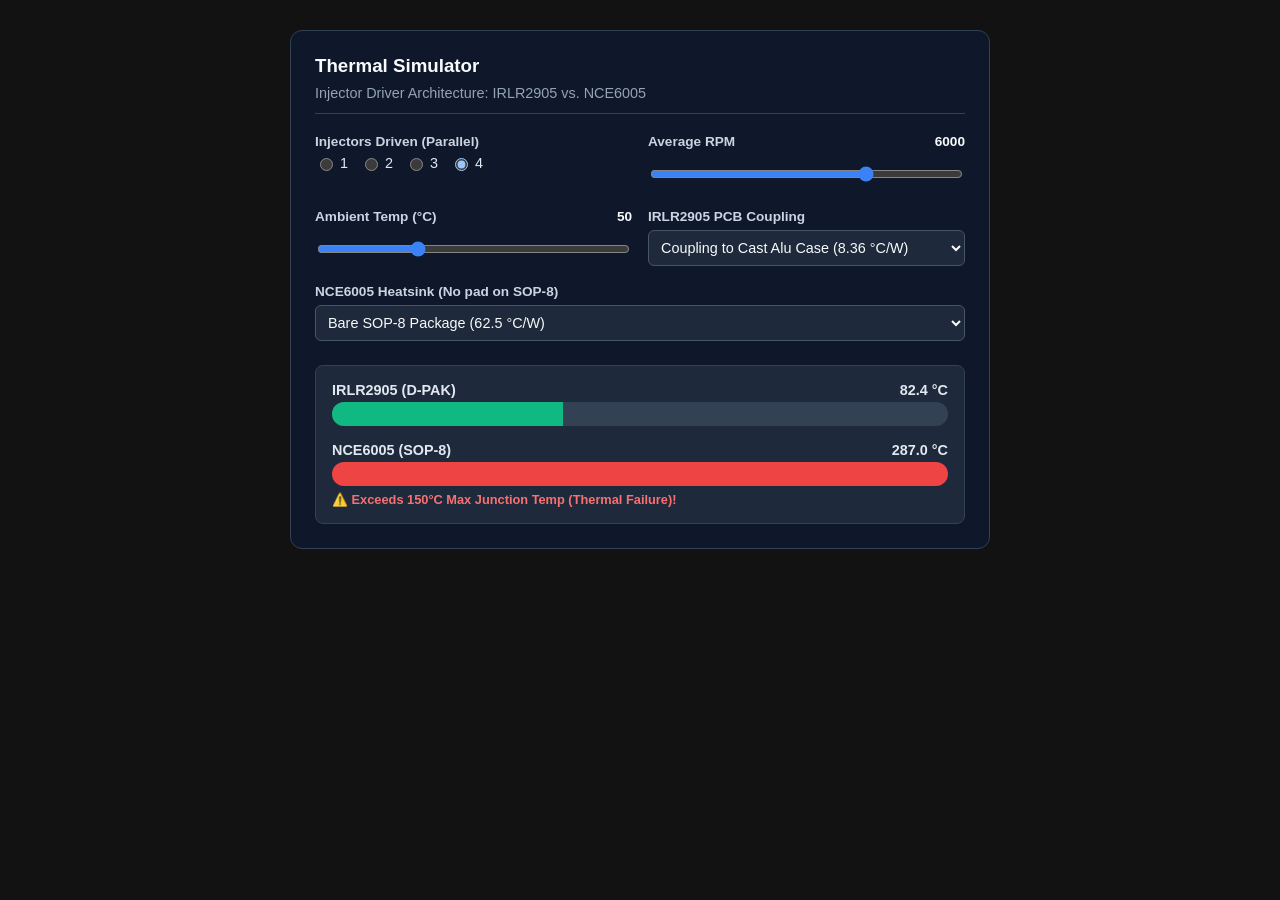
<file: docs/products/motorsteuergerat-24p-v1/interactive_heat.html>
<!DOCTYPE html>
<html lang="en">
<head>
    <meta charset="UTF-8">
    <meta name="viewport" content="width=device-width, initial-scale=1.0">
    <title>Thermal Simulator</title>
    <style>
        /* iFrame Base Resets */
        html, body {
            margin: 0;
            padding: 0;
            background: transparent; /* Allows MkDocs background to show if iframe allows it */
            color-scheme: dark; /* Tells browser to use dark defaults (prevents white flashes) */
        }
        body {
            padding: 10px; /* Small padding inside the iframe boundary */
        }

        .ht-sim-container {
            font-family: -apple-system, BlinkMacSystemFont, "Segoe UI", Roboto, Helvetica, Arial, sans-serif;
            background: #0f172a; /* Forced solid dark background */
            border: 1px solid #334155; /* Dark slate border */
            border-radius: 12px;
            padding: 24px;
            max-width: 650px;
            margin: 20px auto;
            color: #e2e8f0; /* Light text */
        }
        .ht-sim-header {
            margin-bottom: 20px;
            border-bottom: 1px solid #334155;
            padding-bottom: 12px;
        }
        .ht-sim-header h3 { margin: 0 0 8px 0; color: #f8fafc; }
        .ht-sim-header p { margin: 0; color: #94a3b8; font-size: 0.9em; }
        .ht-sim-grid {
            display: grid;
            grid-template-columns: 1fr 1fr;
            gap: 16px;
            margin-bottom: 24px;
        }
        .ht-sim-control {
            display: flex;
            flex-direction: column;
        }
        .ht-sim-control label {
            font-size: 0.85em;
            font-weight: 600;
            color: #cbd5e1;
            margin-bottom: 6px;
        }
        .ht-sim-control select,
        .ht-sim-control input[type="range"] {
            padding: 8px;
            border-radius: 6px;
            border: 1px solid #475569;
            font-size: 0.9em;
            background: #1e293b; /* Dark input background */
            color: #f8fafc;
        }
        .ht-sim-control input[type="range"] {
            accent-color: #3b82f6; /* Modern blue slider */
        }
        .ht-sim-radio-group {
            display: flex;
            gap: 12px;
        }
        .ht-sim-radio-group label {
            font-weight: 400;
            display: flex;
            align-items: center;
            gap: 4px;
            cursor: pointer;
            font-size: 0.9em;
            color: #e2e8f0;
        }
        .ht-sim-value {
            font-weight: bold;
            color: #f8fafc;
            float: right;
        }
        .ht-sim-results {
            background: #1e293b; /* Forced solid dark inner box */
            padding: 16px;
            border-radius: 8px;
            border: 1px solid #334155;
        }
        .ht-sim-bar-container {
            margin-bottom: 16px;
        }
        .ht-sim-bar-label {
            display: flex;
            justify-content: space-between;
            margin-bottom: 4px;
            font-size: 0.9em;
            font-weight: 600;
            color: #e2e8f0;
        }
        .ht-sim-bar-bg {
            background: #334155; /* Darker track for the bar */
            height: 24px;
            border-radius: 12px;
            overflow: hidden;
            position: relative;
        }
        .ht-sim-bar-fill {
            height: 100%;
            transition: width 0.3s ease, background-color 0.3s ease;
            display: flex;
            align-items: center;
            justify-content: flex-end;
            padding-right: 8px;
            color: white;
            font-size: 0.8em;
            font-weight: bold;
            text-shadow: 0 1px 2px rgba(0,0,0,0.6);
        }
        .ht-sim-alert {
            color: #f87171; /* Brighter red for dark mode */
            font-size: 0.8em;
            font-weight: 700;
            margin-top: 6px;
            display: none;
        }
        @media (max-width: 500px) {
            .ht-sim-grid { grid-template-columns: 1fr; }
        }
    </style>
</head>
<body>

<div class="ht-sim-container">
    <div class="ht-sim-header">
        <h3>Thermal Simulator</h3>
        <p>Injector Driver Architecture: IRLR2905 vs. NCE6005</p>
    </div>

    <div class="ht-sim-grid">
        <div class="ht-sim-control">
            <label>Injectors Driven (Parallel)</label>
            <div class="ht-sim-radio-group">
                <label><input type="radio" name="injCount" value="1" onchange="htCalc()"> 1</label>
                <label><input type="radio" name="injCount" value="2" onchange="htCalc()"> 2</label>
                <label><input type="radio" name="injCount" value="3" onchange="htCalc()"> 3</label>
                <label><input type="radio" name="injCount" value="4" checked onchange="htCalc()"> 4</label>
            </div>
        </div>

        <div class="ht-sim-control">
            <label>Average RPM <span class="ht-sim-value" id="valRPM">6000</span></label>
            <input type="range" id="inpRPM" min="1000" max="8000" step="100" value="6000" oninput="htCalc()">
        </div>

        <div class="ht-sim-control">
            <label>Ambient Temp (°C) <span class="ht-sim-value" id="valAmb">50</span></label>
            <input type="range" id="inpAmb" min="20" max="120" step="1" value="50" oninput="htCalc()">
        </div>

        <div class="ht-sim-control">
            <label>IRLR2905 PCB Coupling</label>
            <select id="inpRthIRLR" onchange="htCalc()">
                <option value="50">Without heat coupling (50 °C/W)</option>
                <option value="15">Simple Alu Plate 80x100mm (15 °C/W)</option>
                <option value="8.36" selected>Coupling to Cast Alu Case (8.36 °C/W)</option>
            </select>
        </div>
        
        <div class="ht-sim-control" style="grid-column: 1 / -1;">
            <label>NCE6005 Heatsink (No pad on SOP-8)</label>
            <select id="inpRthNCE" onchange="htCalc()">
                <option value="62.5" selected>Bare SOP-8 Package (62.5 °C/W)</option>
                <option value="35">Add Glue-on Heatsink (35 °C/W)</option>
            </select>
        </div>
    </div>

    <div class="ht-sim-results">
        <div class="ht-sim-bar-container">
            <div class="ht-sim-bar-label">
                <span>IRLR2905 (D-PAK)</span>
                <span id="txtIRLR">82.4 °C</span>
            </div>
            <div class="ht-sim-bar-bg">
                <div class="ht-sim-bar-fill" id="barIRLR" style="width: 50%; background-color: #10b981;"></div>
            </div>
            <div class="ht-sim-alert" id="warnIRLR">⚠️ Exceeds 175°C Max Junction Temp!</div>
        </div>

        <div class="ht-sim-bar-container" style="margin-bottom: 0;">
            <div class="ht-sim-bar-label">
                <span>NCE6005 (SOP-8)</span>
                <span id="txtNCE">287.0 °C</span>
            </div>
            <div class="ht-sim-bar-bg">
                <div class="ht-sim-bar-fill" id="barNCE" style="width: 100%; background-color: #ef4444;"></div>
            </div>
            <div class="ht-sim-alert" id="warnNCE">⚠️ Exceeds 150°C Max Junction Temp (Thermal Failure)!</div>
        </div>
    </div>

    <script>
        function htCalc() {
            // Hardware constants
            const voltage = 14;
            const injResBase = 12; // ohms per injector
            const rdsIRLR = 0.035; // 35 mOhm
            const rdsNCE = 0.030;  // 30 mOhm typical max for NCE6005AS @ 10V
            const baseClamp = 0.008175; // Joules per injector per dump
            const duty = 0.80;     // Max duty cycle assumed
            const maxTempIRLR = 175; // Absolute max silicon temp
            const maxTempNCE = 150;  // Absolute max silicon temp

            // Fetch UI inputs
            const injCount = parseInt(document.querySelector('input[name="injCount"]:checked').value);
            const rpm = parseInt(document.getElementById('inpRPM').value);
            const amb = parseInt(document.getElementById('inpAmb').value);
            const rthIRLR = parseFloat(document.getElementById('inpRthIRLR').value);
            const rthNCE = parseFloat(document.getElementById('inpRthNCE').value);

            // Update visible labels
            document.getElementById('valRPM').innerText = rpm;
            document.getElementById('valAmb').innerText = amb;

            // Physics computations
            const iPeak = voltage / (injResBase / injCount);
            
            // Conduction losses
            const pCondIRLR = (iPeak * iPeak) * rdsIRLR * duty;
            const pCondNCE = (iPeak * iPeak) * rdsNCE * duty;
            
            // Inductive clamping losses
            const freq = rpm / 60; // Convert RPM to Hz
            const pInd = (baseClamp * injCount) * freq;

            const pTotIRLR = pCondIRLR + pInd;
            const pTotNCE = pCondNCE + pInd;

            // Final junction temperatures
            const tjIRLR = amb + (pTotIRLR * rthIRLR);
            const tjNCE = amb + (pTotNCE * rthNCE);

            // Render updates
            updateBar('IRLR', tjIRLR, maxTempIRLR);
            updateBar('NCE', tjNCE, maxTempNCE);
        }

        function updateBar(id, temp, maxTemp) {
            const bar = document.getElementById('bar' + id);
            const txt = document.getElementById('txt' + id);
            const warn = document.getElementById('warn' + id);
            
            txt.innerText = temp.toFixed(1) + ' °C';
            
            // Visually scale the bar width (20C = 0%, MaxTemp = 90% so overages clip nicely at 100%)
            let pct = ((temp - 20) / (maxTemp - 20)) * 90;
            if (pct < 0) pct = 0;
            if (pct > 100) pct = 100;
            
            bar.style.width = pct + '%';

            // Color coding and warnings based on spec limits
            if (temp >= maxTemp) {
                bar.style.backgroundColor = '#ef4444'; // Red
                warn.style.display = 'block';
            } else if (temp >= maxTemp * 0.8) {
                bar.style.backgroundColor = '#f59e0b'; // Orange
                warn.style.display = 'none';
            } else {
                bar.style.backgroundColor = '#10b981'; // Green
                warn.style.display = 'none';
            }
        }

        // Initialize on load
        if (document.readyState === 'loading') {
            document.addEventListener('DOMContentLoaded', htCalc);
        } else {
            htCalc();
        }
    </script>
</div>

</body>
</html>
</file>
<file: docs/tools/diagram-editor/assets/css/harness-bench.css>
/* ============ tokens: "silkscreen on an ESD mat" ============ */
:root{
  --mat:#1c2024;        /* bench mat charcoal */
  --mat-deep:#15181b;   /* canvas */
  --panel:#23282e;
  --panel-edge:#2f353c;
  --ink:#d7dde3;
  --ink-dim:#8a939c;
  --amber:#f9a825;      /* gauge illumination */
  --amber-dim:#b07b12;
  --ok:#66bb6a;
  --danger:#ef5350;
  --mono:ui-monospace,'Cascadia Code','JetBrains Mono',Consolas,'Liberation Mono',monospace;
}
*{box-sizing:border-box;margin:0;padding:0}
html,body{height:100%}
body{
  background:var(--mat);color:var(--ink);
  font-family:var(--mono);font-size:13px;
  display:flex;flex-direction:column;overflow:hidden;
  user-select:none;
}

/* ============ toolbar ============ */
#toolbar{
  display:flex;align-items:center;gap:8px;
  padding:8px 12px;background:var(--panel);
  border-bottom:1px solid var(--panel-edge);flex-wrap:wrap;
}
#toolbar .brand{
  letter-spacing:.18em;font-weight:700;color:var(--amber);
  padding-right:12px;border-right:1px solid var(--panel-edge);
  user-select:none;
}
#toolbar .back-link{color:var(--ink-dim);text-decoration:none;font-size:11px;letter-spacing:.04em;margin-right:6px}
#toolbar .back-link:hover{color:var(--amber)}
#toolbar .brand small{display:block;letter-spacing:.08em;font-weight:400;color:var(--ink-dim);font-size:10px}
button{
  font-family:var(--mono);font-size:12px;color:var(--ink);
  background:var(--mat);border:1px solid var(--panel-edge);
  padding:6px 10px;border-radius:4px;cursor:pointer;
}
button:hover{border-color:var(--amber-dim);color:var(--amber)}
button:focus-visible{outline:2px solid var(--amber);outline-offset:1px}
button.danger:hover{border-color:var(--danger);color:var(--danger)}
.toolbar-check{display:flex;align-items:center;gap:6px;color:var(--ink-dim);font-size:11px;letter-spacing:.04em}
.toolbar-check input{accent-color:var(--amber)}
.spacer{flex:1}

/* ============ main layout ============ */
#main{flex:1;display:flex;min-height:0}

/* palette rail */
#palette{
  width:132px;background:var(--panel);border-right:1px solid var(--panel-edge);
  overflow-y:auto;padding:8px 6px;
}
#palette h2{
  font-size:10px;letter-spacing:.22em;color:var(--ink-dim);
  text-transform:uppercase;margin:10px 4px 6px;font-weight:400;
}
.pal-item{
  display:flex;flex-direction:column;align-items:center;justify-content:center;gap:2px;
  width:100%;padding:7px 4px;margin-bottom:4px;border-radius:4px;
  background:var(--mat);border:1px solid var(--panel-edge);cursor:pointer;
  color:var(--ink);font-family:var(--mono);font-size:11px;
}
.pal-item:hover{border-color:var(--amber-dim)}
.pal-item svg{pointer-events:none;display:block}

/* collapsible panel edge tabs */
.panel-handle{
  flex:none;width:16px;align-self:stretch;padding:0;
  background:var(--panel);color:var(--ink-dim);cursor:pointer;
  border:none;border-left:1px solid var(--panel-edge);border-right:1px solid var(--panel-edge);
  font-family:var(--mono);font-size:13px;line-height:1;
  display:flex;align-items:center;justify-content:center;
}
.panel-handle:hover{color:var(--amber);border-color:var(--amber-dim)}
.panel-handle:focus-visible{outline:2px solid var(--amber);outline-offset:-2px}
#palette.collapsed,#props.collapsed{display:none}

/* canvas */
#canvasWrap{flex:1;position:relative;min-width:0}
#canvas{width:100%;height:100%;display:block;background:var(--mat-deep);cursor:crosshair;touch-action:none}
#canvas .comp-body{cursor:grab}
#canvas .pin{cursor:pointer}
#canvas .wire-hit{cursor:pointer}
#canvas .note-resize-handle{cursor:nwse-resize}
#canvas .wire-label text{pointer-events:none}
#canvas .comp-text{
  cursor:move;
  pointer-events:all;
  stroke:rgba(0,0,0,0);
  stroke-width:10px;
  stroke-linejoin:round;
  paint-order:stroke fill;
}

/* properties panel */
#props{
  width:230px;background:var(--panel);border-left:1px solid var(--panel-edge);
  padding:12px;overflow-y:auto;
}
#props h2{
  font-size:10px;letter-spacing:.22em;color:var(--ink-dim);
  text-transform:uppercase;font-weight:400;margin-bottom:10px;
}
#props .field{margin-bottom:10px}
#props label{display:block;font-size:10px;color:var(--ink-dim);letter-spacing:.1em;text-transform:uppercase;margin-bottom:3px}
#props input[type=text],#props input[type=number],#props select,#props textarea{
  width:100%;background:var(--mat);color:var(--ink);
  border:1px solid var(--panel-edge);border-radius:4px;
  font-family:var(--mono);font-size:12px;padding:5px 6px;
}
#props textarea{resize:vertical;min-height:84px;line-height:1.35}
#props input:focus-visible,#props select:focus-visible,#props textarea:focus-visible{outline:2px solid var(--amber);outline-offset:1px}
.pin-row{display:flex;gap:4px;margin-bottom:4px}
#props .pin-row input{flex:1;min-width:0;width:auto}
#props .pin-row select{width:72px;flex:none}
.pin-row-fixed{flex:1;padding:5px 6px;color:var(--ink-dim);font-size:12px;letter-spacing:.04em}
.swatchbar{display:flex;flex-wrap:wrap;gap:4px;margin-top:4px}
.swatch{
  width:22px;height:22px;border-radius:4px;border:2px solid transparent;cursor:pointer;padding:0;
}
.swatch.on{border-color:var(--amber)}
.hint{color:var(--ink-dim);font-size:11px;line-height:1.5;margin-top:12px}
.hint b{color:var(--ink)}
.desig{color:var(--amber);font-size:15px;margin-bottom:8px;letter-spacing:.08em}

/* status bar */
#status{
  display:flex;gap:18px;align-items:center;
  padding:5px 12px;background:var(--panel);border-top:1px solid var(--panel-edge);
  font-size:11px;color:var(--ink-dim);
}
#status .amber{color:var(--amber)}

/* export modal */
#modal{
  position:fixed;inset:0;background:rgba(0,0,0,.6);
  display:none;align-items:center;justify-content:center;z-index:10;
}
#modal.open{display:flex}
#modal .box{
  width:min(760px,92vw);max-height:86vh;display:flex;flex-direction:column;
  background:var(--panel);border:1px solid var(--panel-edge);border-radius:6px;padding:14px;gap:10px;
}
#modal textarea{
  flex:1;min-height:340px;background:var(--mat-deep);color:var(--ink);
  border:1px solid var(--panel-edge);border-radius:4px;
  font-family:var(--mono);font-size:11px;padding:8px;white-space:pre;resize:vertical;
}
#modal .row{display:flex;gap:8px;align-items:center}
#modal h3{color:var(--amber);letter-spacing:.12em;font-size:12px;text-transform:uppercase;font-weight:400}

/* symbol editor modal */
#symModal{
  position:fixed;inset:0;background:rgba(0,0,0,.6);
  display:none;align-items:center;justify-content:center;z-index:11;
}
#symModal.open{display:flex}
#symModal .box{
  width:min(820px,94vw);max-height:90vh;display:flex;flex-direction:column;
  background:var(--panel);border:1px solid var(--panel-edge);border-radius:6px;padding:14px;gap:10px;
}
#symModal h3{color:var(--amber);letter-spacing:.12em;font-size:12px;text-transform:uppercase;font-weight:400}
.sym-hint{color:var(--ink-dim);font-size:11px;line-height:1.5}
.sym-layout{display:flex;gap:12px;flex:1;min-height:0}
#symText{
  flex:1;min-height:260px;background:var(--mat-deep);color:var(--ink);
  border:1px solid var(--panel-edge);border-radius:4px;
  font-family:var(--mono);font-size:11px;padding:8px;white-space:pre;resize:none;
}
#symPreviewWrap{
  flex:none;background:var(--mat-deep);border:1px solid var(--panel-edge);border-radius:4px;
  display:flex;align-items:center;justify-content:center;padding:8px;
}
#symPreview{display:block;object-fit:contain}
#symModal .row{display:flex;gap:8px;align-items:center}

@media (max-width:760px){
  #props{position:absolute;right:0;top:0;bottom:0;z-index:5;box-shadow:-6px 0 18px rgba(0,0,0,.4);padding-right:26px}
  #palette{width:104px}
  /* props becomes an overlay here, so its edge tab must float above it
     (rather than sit in normal flow) to stay reachable for closing it */
  #propsHandle{position:relative;z-index:6}
}
@media (prefers-reduced-motion:no-preference){
  .pin{transition:r .1s}
}
</file>
